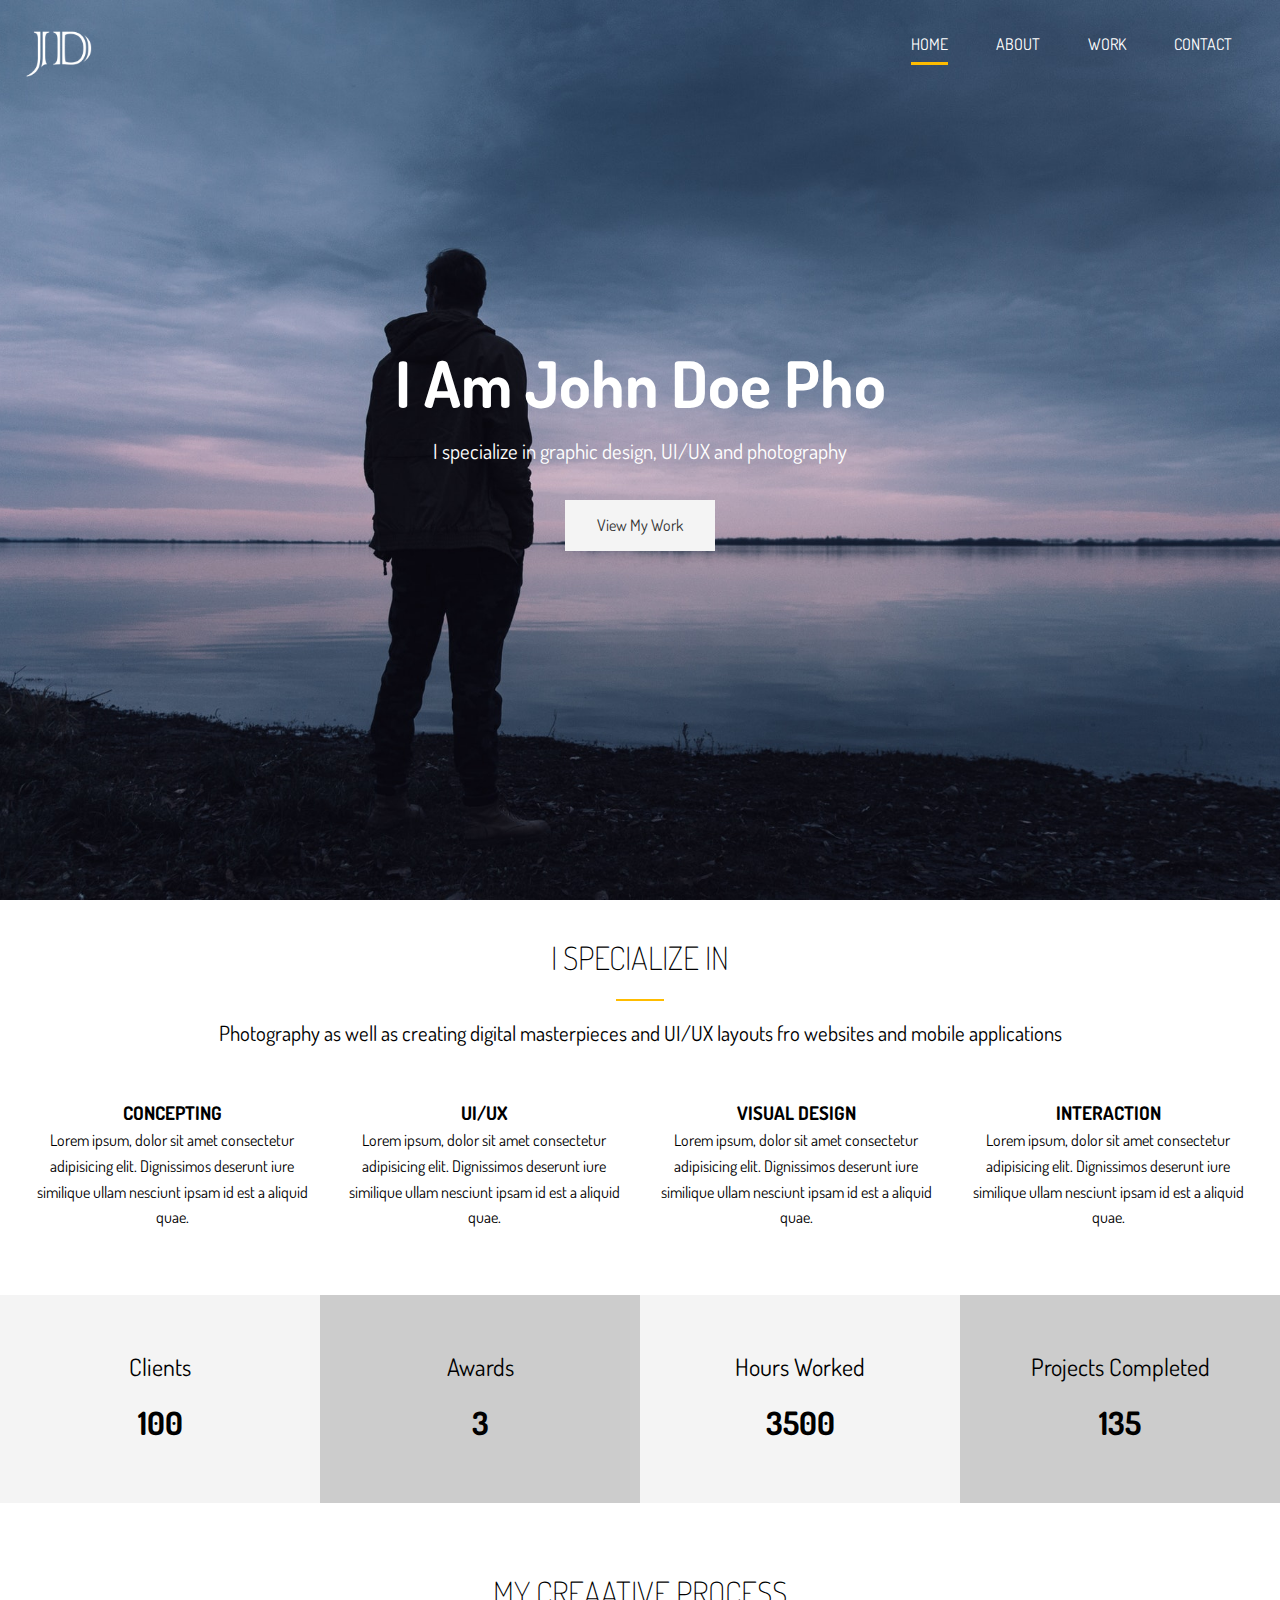
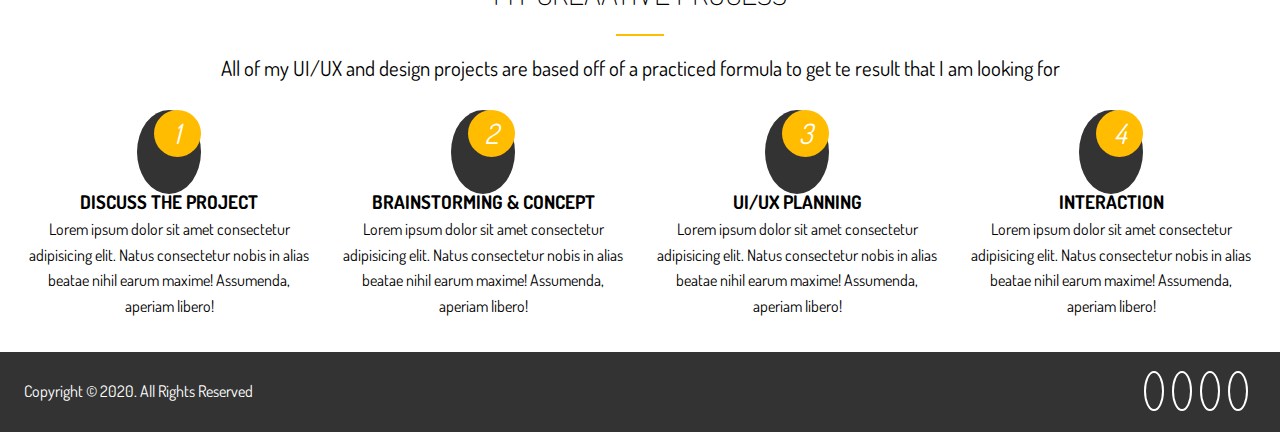
<file: index.html>
<!DOCTYPE html>
<html lang="en">

<head>
    <meta charset="UTF-8">
    <meta name="viewport" content="width=device-width, initial-scale=1.0">
    <link rel="stylesheet" href="https://cdnjs.cloudflare.com/ajax/libs/font-awesome/5.14.0/css/all.min.css"
        integrity="sha512-1PKOgIY59xJ8Co8+NE6FZ+LOAZKjy+KY8iq0G4B3CyeY6wYHN3yt9PW0XpSriVlkMXe40PTKnXrLnZ9+fkDaog=="
        crossorigin="anonymous" />
    <link href="https://fonts.googleapis.com/css2?family=Dosis:wght@300;400;700&display=swap" rel="stylesheet">
    <link rel="stylesheet" href="./css/main.css">
    <title>John Doe | UI/UX Designer & Photographer</title>
</head>

<body>
    <!-- Header -->
    <header id="header-home">
        <div class="container">
            <nav id="main-nav">
                <img src="./img/logo.png" alt="logo" id="logo">
                <ul>
                    <li><a href="./index.html" class="current">Home</a></li>
                    <li><a href="./about.html">About</a></li>
                    <li><a href="./work.html">Work</a></li>
                    <li><a href="./contact.html">Contact</a></li>
                </ul>
            </nav>
            <div class="header-content">
                <h1>I Am John Doe <span class="txt-type" data-wait="3000"
                        data-words='["Photographer", "Designer", "UI/UX Dev"]'></span></h1>
                <p class="lead">I specialize in graphic design, UI/UX and photography</p>
                <a href="./work.html" class="btn-light">View My Work</a>
            </div>
        </div>
    </header>

    <!-- Section A: -->

    <section id="home-a" class="py-2 text-center">
        <div class="container">
            <h2 class="section-title">I specialize in</h2>
            <div class="bottom-line"></div>
            <p class="lead">
                Photography as well as creating digital masterpieces and UI/UX layouts fro websites and mobile
                applications
            </p>
            <div class="specials">
                <div>
                    <i class="fas fa-file-alt fa-2x"></i>
                    <h3>Concepting</h3>
                    <p>Lorem ipsum, dolor sit amet consectetur adipisicing elit. Dignissimos deserunt iure similique
                        ullam nesciunt ipsam id est a aliquid quae.</p>
                </div>
                <div>
                    <i class="fas fa-desktop fa-2x"></i>
                    <h3>UI/UX</h3>
                    <p>Lorem ipsum, dolor sit amet consectetur adipisicing elit. Dignissimos deserunt iure similique
                        ullam nesciunt ipsam id est a aliquid quae.</p>
                </div>
                <div>
                    <i class="fas fa-object-ungroup fa-2x"></i>
                    <h3>Visual Design</h3>
                    <p>Lorem ipsum, dolor sit amet consectetur adipisicing elit. Dignissimos deserunt iure similique
                        ullam nesciunt ipsam id est a aliquid quae.</p>
                </div>
                <div>
                    <i class="fas fa-thumbs-up fa-2x"></i>
                    <h3>Interaction</h3>
                    <p>Lorem ipsum, dolor sit amet consectetur adipisicing elit. Dignissimos deserunt iure similique
                        ullam nesciunt ipsam id est a aliquid quae.</p>
                </div>
            </div>
        </div>
    </section>

    <!-- Section B: Stats -->

    <section id="home-b" class="text-center py-2">
        <div class="stats">
            <div>
                <ul>
                    <li><i class="fas fa-users fa-3x"></i></li>
                    <li class="stats-title">Clients</li>
                    <li class="stats-number">100</li>
                </ul>
            </div>
            <div>
                <ul>
                    <li><i class="fas fa-award fa-3x"></i></li>
                    <li class="stats-title">Awards</li>
                    <li class="stats-number">3</li>
                </ul>
            </div>
            <div>
                <ul>
                    <li><i class="fas fa-hourglass-start fa-3x"></i></li>
                    <li class="stats-title">Hours Worked</li>
                    <li class="stats-number">3500</li>
                </ul>
            </div>
            <div>
                <ul>
                    <li><i class="fas fa-code-branch fa-3x"></i></li>
                    <li class="stats-title">Projects Completed</li>
                    <li class="stats-number">135</li>
                </ul>
            </div>
        </div>
    </section>

    <!-- Section C: Process -->

    <section id="home-c" class="text-center py-2">
        <div class="container">
            <h2 class="section-title">
                My Creaative Process
            </h2>
            <div class="bottom-line"></div>
            <p class="lead">
                All of my UI/UX and design projects are based off of a practiced formula to get te result that I am looking for
            </p>
            <div class="process">
                <div>
                    <i class="fas fa-file-alt fa-4x process-icon my-2">
                        <div class="process-step">1</div>
                    </i>
                    <h3>Discuss The Project</h3>
                    <p>Lorem ipsum dolor sit amet consectetur adipisicing elit. Natus consectetur nobis in alias beatae nihil earum maxime! Assumenda, aperiam libero!</p>
                </div>
                <div>
                    <i class="fas fa-desktop fa-4x process-icon my-2">
                        <div class="process-step">2</div>
                    </i>
                    <h3>Brainstorming & Concept</h3>
                    <p>Lorem ipsum dolor sit amet consectetur adipisicing elit. Natus consectetur nobis in alias beatae nihil earum maxime! Assumenda, aperiam libero!</p>
                </div>
                <div>
                    <i class="fas fa-object-ungroup fa-4x process-icon my-2">
                        <div class="process-step">3</div>
                    </i>
                    <h3>UI/UX Planning</h3>
                    <p>Lorem ipsum dolor sit amet consectetur adipisicing elit. Natus consectetur nobis in alias beatae nihil earum maxime! Assumenda, aperiam libero!</p>
                </div>
                <div>
                    <i class="fas fa-thumbs-up fa-4x process-icon my-2">
                        <div class="process-step">4</div>
                    </i>
                    <h3>Interaction</h3>
                    <p>Lorem ipsum dolor sit amet consectetur adipisicing elit. Natus consectetur nobis in alias beatae nihil earum maxime! Assumenda, aperiam libero!</p>
                </div>
            </div>
        </div>
    </section>
    <!-- Footer -->

    <footer id="main-footer">
        <div class="footer-content container">
            <p>Copyright &copy; 2020. All Rights Reserved</p>
            <div class="socials">
                <i class="fab fa-facebook"></i>
                <i class="fab fa-twitter"></i>
                <i class="fab fa-instagram"></i>
                <i class="fab fa-linkedin"></i>
            </div>
        </div>
    </footer>

    <script src="js/typewriter.js"></script>
</body>

</html>
</file>
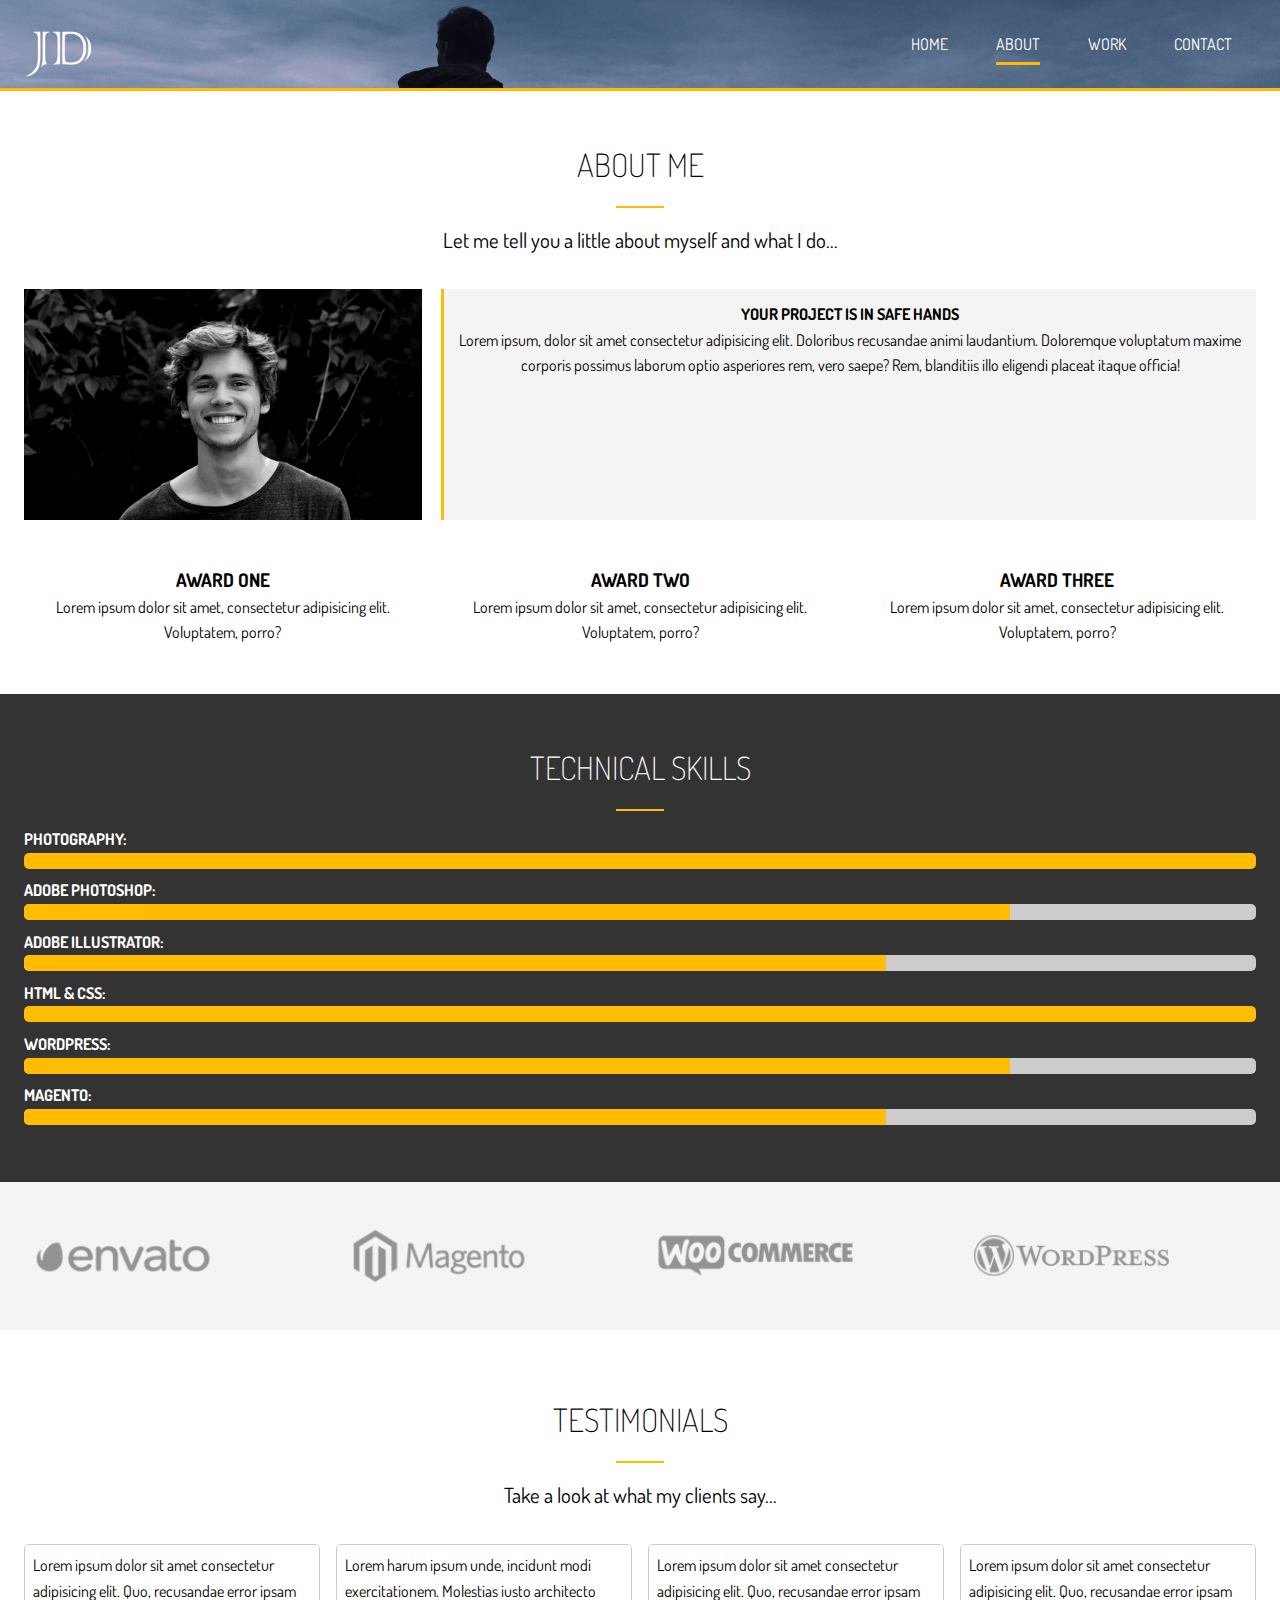
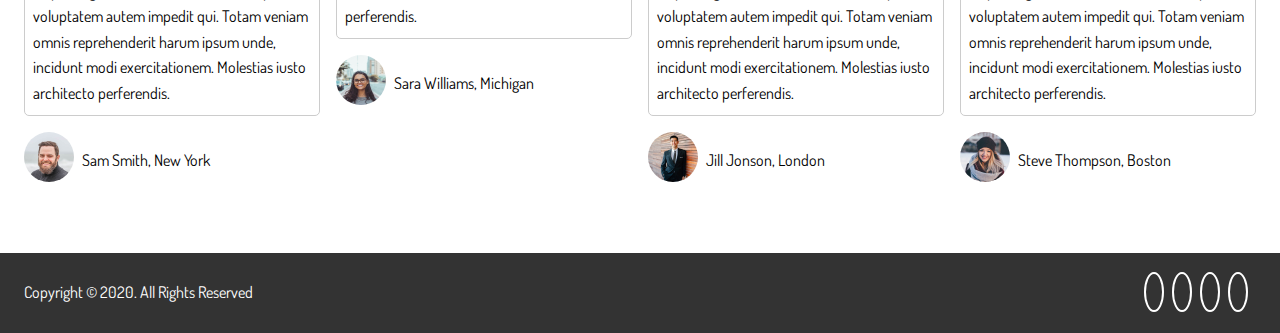
<file: about.html>
<!DOCTYPE html>
<html lang="en">

<head>
    <meta charset="UTF-8">
    <meta name="viewport" content="width=device-width, initial-scale=1.0">
    <link rel="stylesheet" href="https://cdnjs.cloudflare.com/ajax/libs/font-awesome/5.14.0/css/all.min.css"
        integrity="sha512-1PKOgIY59xJ8Co8+NE6FZ+LOAZKjy+KY8iq0G4B3CyeY6wYHN3yt9PW0XpSriVlkMXe40PTKnXrLnZ9+fkDaog=="
        crossorigin="anonymous" />
    <link href="https://fonts.googleapis.com/css2?family=Dosis:wght@300;400;700&display=swap" rel="stylesheet">
    <link rel="stylesheet" href="./css/main.css">
    <title>John Doe | About Me</title>
</head>

<body>
    <!-- Header -->
    <header id="header-inner">
        <div class="container">
            <nav id="main-nav">
                <img src="./img/logo.png" alt="logo" id="logo">
                <ul>
                    <li><a href="./index.html">Home</a></li>
                    <li><a href="./about.html" class="current">About</a></li>
                    <li><a href="./work.html">Work</a></li>
                    <li><a href="./contact.html">Contact</a></li>
                </ul>
            </nav>
        </div>
    </header>
    <!-- Section A -->
   <section id="about-a" class="text-center py-3">
       <div class="container">
           <h2 class="section-title">About Me</h2>
           <div class="bottom-line"></div>
           <p class="lead">Let me tell you a little about myself and what I do...</p>
           <div class="about-info">
               <img src="./img/about.jpg" alt="Me" class="bio-image">
               <div class="bg-light bio">
                   <h4>Your Project Is In Safe Hands</h4>
                   <p>Lorem ipsum, dolor sit amet consectetur adipisicing elit. Doloribus recusandae animi laudantium. Doloremque voluptatum maxime corporis possimus laborum optio asperiores rem, vero saepe? Rem, blanditiis illo eligendi placeat itaque officia!</p>
               </div>
               <div class="award-1">
                   <i class="fas fa-award fa-3x"></i>
                   <h3>Award One</h3>
                   <p>Lorem ipsum dolor sit amet, consectetur adipisicing elit. Voluptatem, porro?</p>
               </div>
               <div class="award-2">
                   <i class="fas fa-award fa-3x"></i>
                   <h3>Award Two</h3>
                   <p>Lorem ipsum dolor sit amet, consectetur adipisicing elit. Voluptatem, porro?</p>
               </div>
               <div class="award-3">
                   <i class="fas fa-award fa-3x"></i>
                   <h3>Award Three</h3>
                   <p>Lorem ipsum dolor sit amet, consectetur adipisicing elit. Voluptatem, porro?</p>
               </div>
           </div>
       </div>
   </section>

   <!-- Section B: Progress Bar -->

   <section id="about-b" class="bg-dark py-3">
       <div class="container">
           <h2 class="section-title">Technical Skills</h2>
           <div class="bottom-line"></div>
           <h4>Photography: </h4>
           <div class="progress">
               <div style="width: 100%;"></div>
           </div>
           <h4>Adobe Photoshop: </h4>
           <div class="progress">
               <div style="width: 80%;"></div>
           </div>
           <h4>Adobe Illustrator: </h4>
           <div class="progress">
               <div style="width: 70%;"></div>
           </div>
           <h4>HTML & CSS: </h4>
           <div class="progress">
               <div style="width: 100%;"></div>
           </div>
           <h4>Wordpress: </h4>
           <div class="progress">
               <div style="width: 80%;"></div>
           </div>
           <h4>Magento: </h4>
           <div class="progress">
               <div style="width: 70%;"></div>
           </div>
       </div>
   </section>
   <!-- Section C: Logos -->
   <section id="about-c" class="py-3 bg-light">
       <div class="container">
            <div class="about-logos">
                <img src="./img/about-logos/logo-envato.png" alt="">
                <img src="./img/about-logos/logo-magento.png" alt="">
                <img src="./img/about-logos/logo-woocommerce.png" alt="">
                <img src="./img/about-logos/logo-wordpress.png" alt="">
            </div>
       </div>
   </section>

   <!-- Section D: Testimonials -->

   <section id="about-d" class="py-4">
       <div class="container">
           <h2 class="section-title">Testimonials</h2>
           <div class="bottom-line"></div>
           <p class="lead text-center">Take a look at what my clients say...</p>
           <div class="testimonials">
               <div>
                   <p>Lorem ipsum dolor sit amet consectetur adipisicing elit. Quo, recusandae error ipsam voluptatem autem impedit qui. Totam veniam omnis reprehenderit harum ipsum unde, incidunt modi exercitationem. Molestias iusto architecto perferendis.</p>
                   <ul>
                       <li><img src="./img/testimonials/person1.jpg" alt=""></li>
                       <li>Sam Smith, New York</li>
                   </ul>
               </div>
               <div>
                   <p>Lorem harum ipsum unde, incidunt modi exercitationem. Molestias iusto architecto perferendis.</p>
                   <ul>
                       <li><img src="./img/testimonials/person2.jpg" alt=""></li>
                       <li>Sara Williams, Michigan</li>
                   </ul>
               </div>
               <div>
                   <p>Lorem ipsum dolor sit amet consectetur adipisicing elit. Quo, recusandae error ipsam voluptatem autem impedit qui. Totam veniam omnis reprehenderit harum ipsum unde, incidunt modi exercitationem. Molestias iusto architecto perferendis.</p>
                   <ul>
                       <li><img src="./img/testimonials/person3.jpg" alt=""></li>
                       <li>Jill Jonson, London</li>
                   </ul>
               </div>
               <div>
                   <p>Lorem ipsum dolor sit amet consectetur adipisicing elit. Quo, recusandae error ipsam voluptatem autem impedit qui. Totam veniam omnis reprehenderit harum ipsum unde, incidunt modi exercitationem. Molestias iusto architecto perferendis.</p>
                   <ul>
                       <li><img src="./img/testimonials/person4.jpg" alt=""></li>
                       <li>Steve Thompson, Boston</li>
                   </ul>
               </div>
           </div>
       </div>
   </section>

    <!-- Footer -->

    <footer id="main-footer">
        <div class="footer-content container">
            <p>Copyright &copy; 2020. All Rights Reserved</p>
            <div class="socials">
                <i class="fab fa-facebook"></i>
                <i class="fab fa-twitter"></i>
                <i class="fab fa-instagram"></i>
                <i class="fab fa-linkedin"></i>
            </div>
        </div>
    </footer>
</body>

</html>
</file>
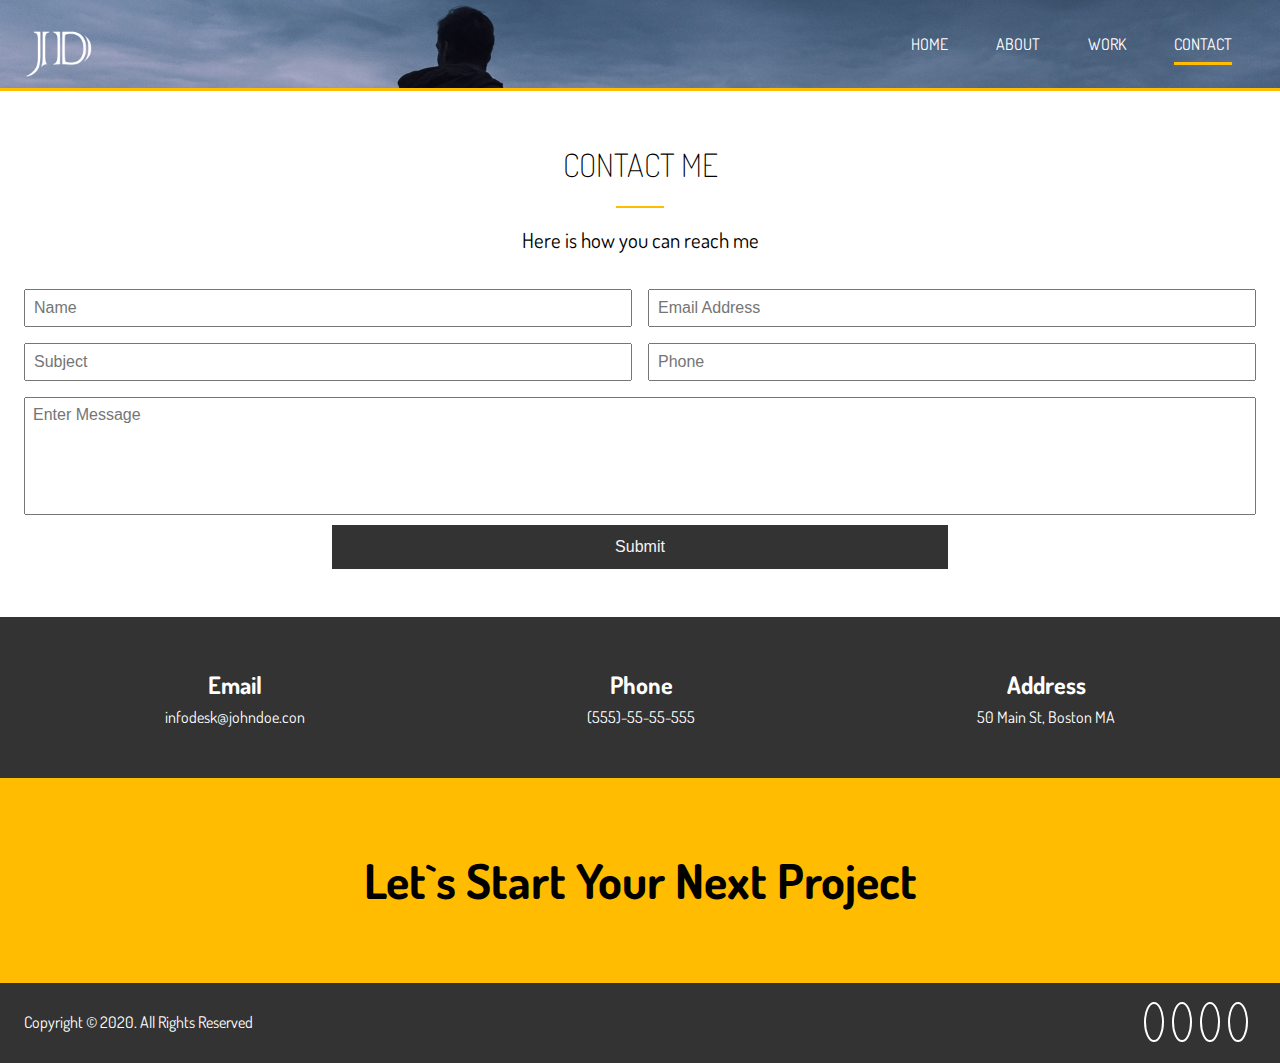
<file: contact.html>
<!DOCTYPE html>
<html lang="en">

<head>
    <meta charset="UTF-8">
    <meta name="viewport" content="width=device-width, initial-scale=1.0">
    <link rel="stylesheet" href="https://cdnjs.cloudflare.com/ajax/libs/font-awesome/5.14.0/css/all.min.css"
        integrity="sha512-1PKOgIY59xJ8Co8+NE6FZ+LOAZKjy+KY8iq0G4B3CyeY6wYHN3yt9PW0XpSriVlkMXe40PTKnXrLnZ9+fkDaog=="
        crossorigin="anonymous" />
    <link href="https://fonts.googleapis.com/css2?family=Dosis:wght@300;400;700&display=swap" rel="stylesheet">
    <link rel="stylesheet" href="./css/main.css">
    <title>John Doe | About Me</title>
</head>

<body>
    <!-- Header -->
    <header id="header-inner">
        <div class="container">
            <nav id="main-nav">
                <img src="./img/logo.png" alt="logo" id="logo">
                <ul>
                    <li><a href="./index.html">Home</a></li>
                    <li><a href="./about.html">About</a></li>
                    <li><a href="./work.html">Work</a></li>
                    <li><a href="./contact.html" class="current">Contact</a></li>
                </ul>
            </nav>
        </div>
    </header>
    <!-- Section A: Form -->

    <section id="contact-a" class="text-center py-3">
        <div class="container">
            <h2 class="section-title">Contact me</h2>
            <div class="bottom-line"></div>
            <p class="lead">Here is how you can reach me</p>
            <form action="">
                <div class="text-form">
                    <input type="text" class="input-text input-name" placeholder="Name">
                    <input type="email" class="input-text input-email" placeholder="Email Address">
                    <input type="text" class="input-text input-subject" placeholder="Subject">
                    <input type="tePt" class="input-text input-phone" placeholder="Phone">
                    <textarea type="text" class="input-text input-message" placeholder="Enter Message"></textarea>
                </div>
                <button type="submit" class="btn-dark">Submit</button>
            </form>
        </div>
    </section>

    <!-- Section B: Contact -->

    <section id="contact-b" class="text-center bg-dark py-3">
        <div class="container">
            <div class="contact-info">
                <div class="contact-info-email">
                    <i class="fas fa-envelope fa-3x"></i>
                    <ul>
                        <li class="info-title">Email</li>
                        <li>infodesk@johndoe.con</li>
                    </ul>
                </div>
                <div class="contact-info-phone">
                    <i class="fas fa-phone fa-3x"></i>
                    <ul>
                        <li class="info-title">Phone</li>
                        <li><a href="tel:5555555555">(555)-55-55-555</a></li>
                    </ul>
                </div>
                <div class="contact-info-email">
                    <i class="fas fa-building fa-3x"></i>
                    <ul>
                        <li class="info-title">Address</li>
                        <li>50 Main St, Boston MA</li>
                    </ul>
                </div>
            </div>
        </div>
    </section>

    <!-- Section C: Banner -->
    <section id="contact-c" class="text-center">
        <div class="container">
            <h1 class="contact-banner">Let`s Start Your Next Project</h1>
        </div>
    </section>
    <!-- Footer -->

    <footer id="main-footer">
        <div class="footer-content container">
            <p>Copyright &copy; 2020. All Rights Reserved</p>
            <div class="socials">
                <i class="fab fa-facebook"></i>
                <i class="fab fa-twitter"></i>
                <i class="fab fa-instagram"></i>
                <i class="fab fa-linkedin"></i>
            </div>
        </div>
    </footer>
</body>

</html>
</file>
<file: css/main.css>
.container {
  max-width: 1280px;
  padding: 0 1.5rem;
  margin: auto;
  overflow: hidden; }

.btn-main, .btn-light, .btn-dark {
  display: inline-block;
  padding: 0.8rem 2rem;
  transition: all 0.5s;
  border: none;
  cursor: pointer; }

.btn-main {
  color: #333;
  background: #ffbc00; }

.btn-light {
  color: #333;
  background: #f4f4f4; }

.btn-dark {
  color: #f4f4f4;
  background: #333; }

button[class^='btn-']:hover,
a[class^='btn-']:hover,
input[class^='btn-']:hover {
  background: #ffbc00; }

.lead {
  font-size: 1.3rem;
  margin-bottom: 2rem; }

.text-center {
  text-align: center; }

.py-1 {
  padding: 1rem 0; }

.py-2 {
  padding: 2rem 0; }

.py-3 {
  padding: 3rem 0; }

.py-4 {
  padding: 4rem 0; }

.my-1 {
  margin: 1rem 0; }

.my-2 {
  margin: 2rem 0; }

.my-3 {
  margin: 3rem 0; }

.my-4 {
  margin: 4rem 0; }

.section-title {
  font-size: 2rem;
  display: block;
  padding-bottom: 1rem;
  text-align: center;
  font-weight: 100;
  text-transform: uppercase; }

.bottom-line {
  height: 2px;
  width: 3rem;
  background: #ffbc00;
  display: block;
  margin: 0 auto 1rem auto; }

.bg-main {
  background: #ffbc00;
  color: #fff; }

.bg-dark {
  background: #333;
  color: #fff; }

.bg-light {
  background: #f4f4f4;
  color: #000; }

.bg-medium {
  background: #ccc;
  color: #000; }

.items {
  display: grid;
  grid-template-columns: repeat(3, 1fr);
  box-shadow: 0 5px 10px 0 rgba(0, 0, 0, 0.3); }

.item {
  position: relative;
  background: #ffbc00;
  overflow: hidden; }
  .item::after {
    content: '';
    display: block;
    position: absolute;
    background: inherit;
    opacity: 0.9;
    top: 0;
    left: 0;
    width: 100%;
    height: 100%;
    transform: scale(2) translateX(-75%) translateY(-75%) rotate(-28deg);
    transition: transform 3s cubic-bezier(0.2, 1, 0.3, 1); }
  .item:hover:after {
    transform: scale(2) translateX(0) translateY(0) rotate(-28deg); }
  .item:hover .item-image {
    transform: scale(1.2); }
  .item:hover .item-text {
    opacity: 1;
    transform: translateY(0); }
  .item-image {
    height: auto;
    display: block;
    transform: translateZ(0);
    transition: transform 750ms cubic-bezier(0.2, 1, 0.3, 1); }
  .item-image:before {
    content: '';
    display: block;
    padding-top: 75%;
    overflow: hidden; }
  .item-image img {
    position: absolute;
    top: 0;
    left: 0;
    width: 100%;
    height: auto;
    line-height: 0; }
  .item-text {
    position: absolute;
    top: 0;
    left: 0;
    bottom: 0;
    right: 0;
    text-align: center;
    opacity: 0;
    z-index: 1;
    color: #fff;
    transform: translateY(-20%);
    transition: opacity 500ms cubic-bezier(0.2, 1, 0.3, 1), transform 500ms cubic-bezier(0.2, 1, 0.3, 1);
    transition-delay: 300ms; }
  .item-text-wrap {
    position: absolute;
    width: 100%;
    top: 50%;
    transform: translateY(-50%); }
  .item-text-title {
    font-size: 2rem;
    padding: 0 1rem;
    margin: 5px 0 0 0; }
  .item-text-category {
    text-transform: uppercase;
    font-size: 1.2rem;
    opacity: 0.7;
    margin: 0; }

* {
  margin: 0;
  padding: 0; }

body {
  font-family: 'Dosis', sans-serif;
  line-height: 1.6;
  background: #fff; }

a {
  text-decoration: none;
  color: #333; }

ul {
  list-style: none; }

h2, h3, h4 {
  text-transform: uppercase; }

img {
  width: 100%; }

#logo {
  width: 70px;
  height: 70px;
  color: #fff;
  text-transform: uppercase; }

#main-nav {
  display: flex;
  justify-content: space-between;
  padding-top: 1rem; }
  #main-nav ul {
    display: flex; }
  #main-nav li {
    padding: 1rem 1.5rem; }
  #main-nav a {
    text-decoration: none;
    color: #fff;
    text-transform: uppercase;
    border-bottom: 3px transparent solid;
    padding-bottom: 0.5rem;
    transition: border-color 0.5s; }
    #main-nav a:hover {
      border-color: #ccc; }
    #main-nav a.current {
      border-color: #ffbc00; }

#header-home {
  background: url("../img/showcase.jpg") no-repeat center center/cover;
  color: #fff;
  height: 100vh; }
  #header-home .header-content {
    text-align: center;
    padding-top: 20%; }
    #header-home .header-content h1 {
      font-size: 4rem;
      height: 1.2; }

#header-inner {
  background: url("../img/showcase.jpg") no-repeat 20% 30%/cover;
  color: #fff;
  height: 5.5rem;
  border-bottom: 3px solid #ffbc00; }

#home-a .specials {
  margin-top: 3rem;
  display: grid;
  grid-gap: 1rem;
  grid-template-columns: repeat(4, 1fr); }
  #home-a .specials .fas {
    color: #ffbc00;
    margin-bottom: 0.4rem; }

#home-b .stats {
  display: grid;
  grid-template-columns: repeat(4, 1fr); }
  #home-b .stats li {
    line-height: 2; }
    #home-b .stats li.stats-title {
      font-size: 1.5rem; }
    #home-b .stats li.stats-number {
      font-size: 2rem;
      font-weight: bold; }
  #home-b .stats div {
    padding: 3rem; }
    #home-b .stats div:nth-child(odd) {
      background: #f4f4f4; }
    #home-b .stats div:nth-child(even) {
      background: #ccc; }

#home-c .process {
  display: grid;
  grid-template-columns: repeat(4, 1fr);
  grid-gap: 1.5rem;
  text-align: center; }
  #home-c .process-step {
    position: absolute;
    top: 0;
    right: 0;
    font-size: 28px;
    background: #ffbc00;
    color: #fff;
    border-radius: 50%;
    height: 15px;
    width: 15px;
    line-height: 15px;
    padding: 1rem;
    transition: all 1s; }
  #home-c .process-icon {
    border-radius: 50%;
    background: #333;
    color: #fff;
    padding: 2rem;
    width: 70px;
    height: 70px;
    line-height: 70px;
    text-align: center;
    position: relative;
    transition: all 1s; }
    #home-c .process-icon:hover {
      background: #ffbc00;
      transform: scale(1.2); }
      #home-c .process-icon:hover .process-step {
        background: #333;
        color: #fff; }

#about-a .about-info {
  display: grid;
  grid-template-areas: 'bioimage bio bio' 'aw1 aw2 aw3';
  grid-gap: 1.2rem; }

#about-a .bio-image {
  grid-area: bioimage; }

#about-a .bio {
  grid-area: bio;
  border-left: 3px solid #ffbc00;
  padding: 0.8rem; }

#about-a .award-1 {
  grid-area: aw1; }

#about-a .award-2 {
  grid-area: aw2; }

#about-a .award-3 {
  grid-area: aw3; }

#about-a .award-1 .fas,
#about-a .award-2 .fas,
#about-a .award-3 .fas {
  color: #ffbc00;
  margin: 1rem; }

#about-b .progress {
  background: #ccc;
  border-radius: 5px;
  margin-bottom: 0.6rem;
  height: 1rem;
  overflow: hidden; }
  #about-b .progress div {
    height: 100%;
    background: #ffbc00; }

#about-c .about-logos {
  display: grid;
  grid-template-columns: repeat(4, 1fr);
  grid-gap: 2rem; }
  #about-c .about-logos img {
    width: 70%; }

#about-d .testimonials {
  display: grid;
  grid-template-columns: repeat(4, 1fr);
  grid-gap: 1rem; }
  #about-d .testimonials ul {
    list-style: none;
    margin-top: 1rem;
    display: flex;
    align-items: center; }
  #about-d .testimonials p {
    border: 1px solid #ccc;
    border-radius: 5px;
    padding: 0.5rem; }
  #about-d .testimonials img {
    width: 50px;
    height: 50px;
    border-radius: 50%;
    margin-right: 0.5rem; }

#contact-a .text-form {
  display: grid;
  grid-gap: 1rem;
  grid-template-columns: repeat(2, 1fr);
  margin-bottom: 0.6rem; }
  #contact-a .text-form .input-text {
    padding: 0.5rem;
    font-size: 1.0rem; }
  #contact-a .text-form .input-message {
    font-family: Arial, Helvetica, sans-serif;
    grid-column: 1 / span 2;
    height: 100px;
    resize: none; }

#contact-a button[type="submit"] {
  width: 50%;
  font-size: 1.0rem; }

#contact-b .contact-info {
  display: flex;
  text-align: center;
  align-items: center;
  justify-content: space-around; }
  #contact-b .contact-info a {
    color: #fff; }
  #contact-b .contact-info .info-title {
    padding: 0.5rem;
    font-weight: bold;
    font-size: 1.5rem;
    line-height: 1; }

#contact-c {
  background: #ffbc00;
  padding: 4rem; }
  #contact-c h1 {
    font-size: 3rem; }

#main-footer {
  background: #333;
  color: #fff;
  height: 5rem; }
  #main-footer .footer-content {
    display: flex;
    justify-content: space-between;
    background: #333;
    align-items: center;
    height: 5rem; }
    #main-footer .footer-content .socials .fab {
      margin-right: 0.5rem;
      border: 2px solid #fff;
      border-radius: 50%;
      height: 20px;
      width: 20px;
      line-height: 20px;
      text-align: center;
      padding: 0.5rem; }
      #main-footer .footer-content .socials .fab:hover {
        cursor: pointer;
        background: #ffbc00; }

@media (max-width: 800px) {
  #header-home {
    height: 30rem; }
    #header-home .header-content {
      padding-top: 5rem; } }

@media (max-width: 500px), (max-height: 330px) {
  #main-nav {
    flex-direction: column;
    text-align: center;
    align-items: center;
    justify-content: center; }
    #main-nav li {
      padding: 1rem; }
  #header-home {
    height: 10rem;
    background-position: 20% 30%;
    border-bottom: 3px solid #ffbc00; }
    #header-home .header-content {
      display: none; }
  #header-inner {
    height: 10rem; }
  #home-a .specials,
  #home-b .stats,
  #home-c .process,
  #about-d .testimonials,
  #work-a .items {
    grid-template-columns: 1fr; }
  #home-a .specials {
    margin-top: 2.5rem; }
    #home-a .specials div {
      padding-bottom: 1rem;
      border-bottom: 1px solid #f4f4f4; }
      #home-a .specials div:last-child {
        padding-bottom: 0;
        border: none; }
  #home-b .stats div {
    padding: 2rem 0; }
  #about-a .about-info {
    grid-template-areas: 'bioimage' 'bio' 'aw1' 'aw2' 'aw3'; }
  #about-c {
    display: none; }
  #about-d {
    padding: 2rem 0; }
  #contact-a .text-form {
    grid-template-columns: 1fr; }
    #contact-a .text-form .input-message {
      grid-column: 1; }
  #contact-b {
    padding: 2rem 0; }
    #contact-b .contact-info {
      flex-direction: column; }
      #contact-b .contact-info div {
        padding-bottom: 2rem; }
        #contact-b .contact-info div:last-child {
          padding-bottom: 0; }
  #contact-c {
    padding: 2rem 0; }
    #contact-c h1 {
      font-size: 2rem; }
  #main-footer .footer-content {
    flex-direction: column;
    justify-content: center;
    gap: 1rem;
    height: 8rem; } }

@media (max-height: 580px) {
  #header-home .header-content {
    padding-top: 2rem; } }
</file>
